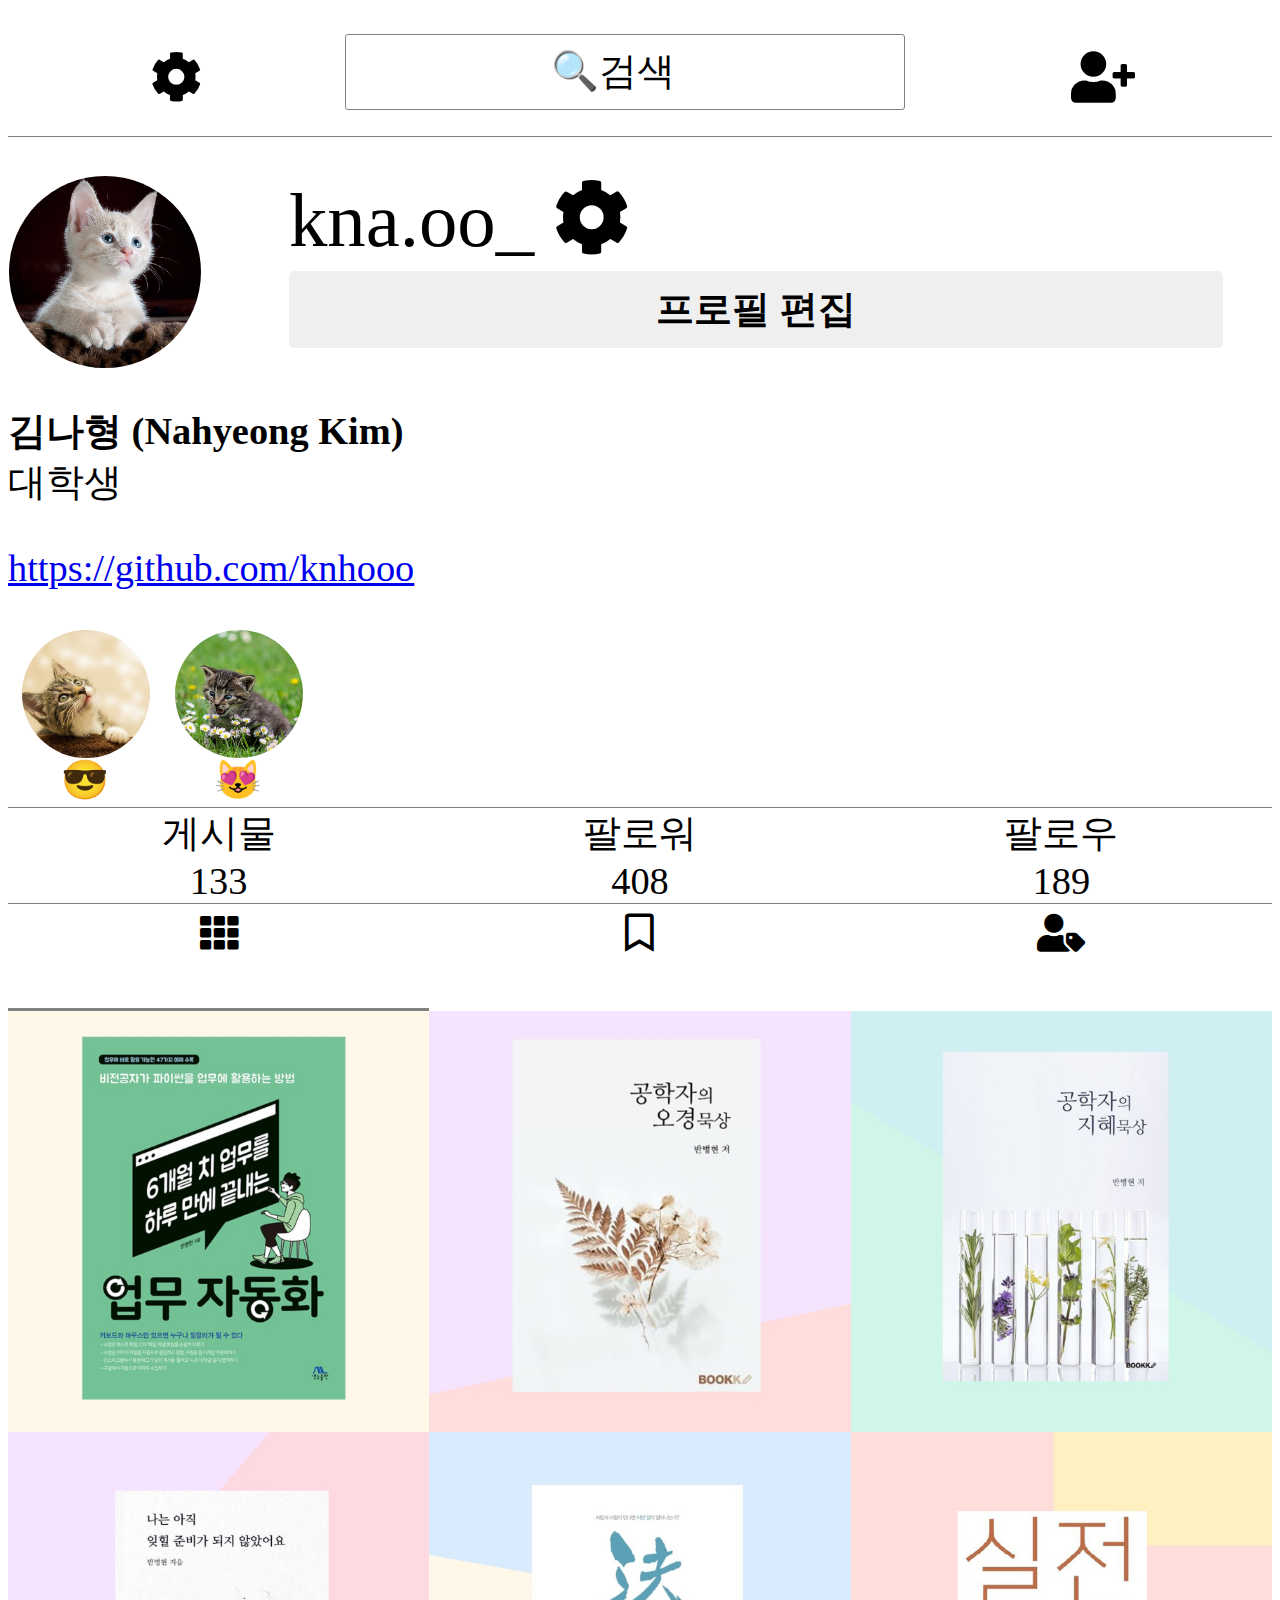
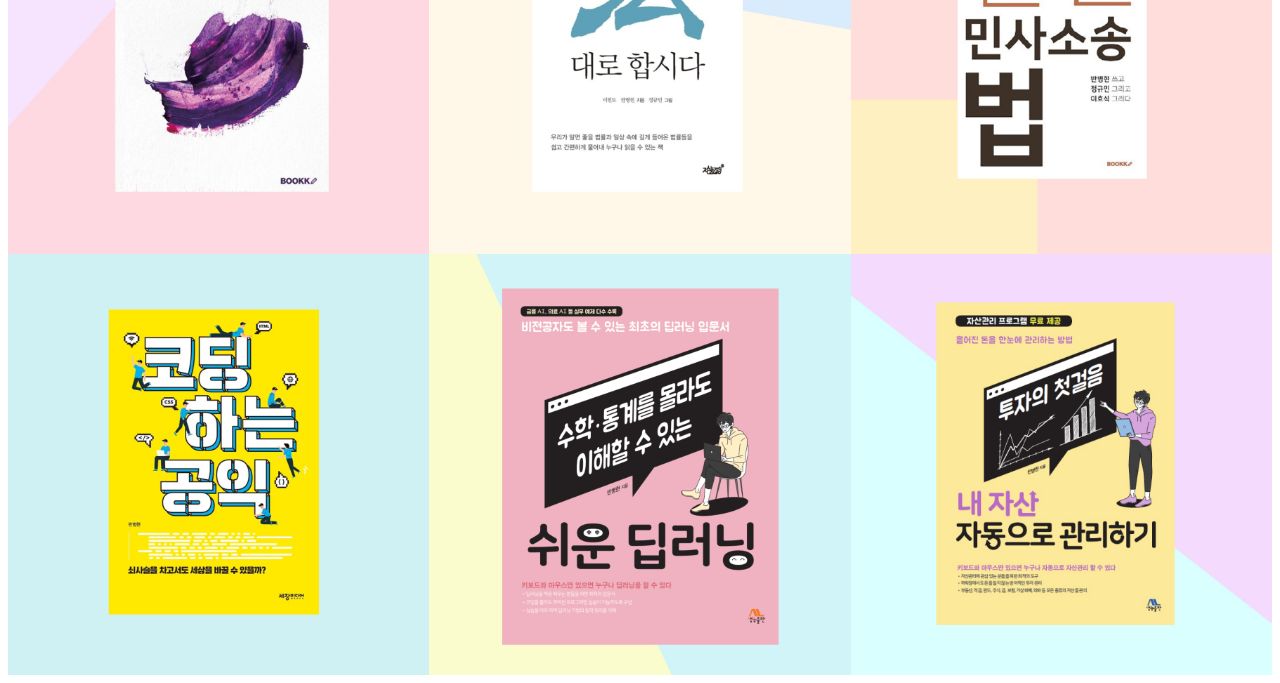
<file: index.html>
<html>
    <head>
        <link href="style.css" rel="stylesheet">
        <link href="https://pro.fontawesome.com/releases/v5.10.0/css/all.css"
        rel="stylesheet"/>
        <script src="script.js"></script>
    </head>
    <body>
        <div id="top">
            <div><i class="fas fa-cog"></i></div>
            <input type="search" value="🔍검색"/>
            <div>
                <i class="fas fa-user-plus"></i>
            </div>
        </div>
        <div id="profile">
            <div id="profile_pic">
                <img class="circle_pic" src="image/profile.jpg"/> 
            </div>
            <div id="profile_info">
                <div id="id">
                    <span>kna.oo_ </span>
                    <i class="fas fa-cog"></i>
                </div>
                <button><strong>프로필 편집</strong></button>
            </div>
        </div>
        <div>
            <p>
                <strong id="userInfo"> 김나형 (Nahyeong Kim)</strong>
                <br/>
                <span id="summary"> 대학생</span>
            </p>
            <p id="profileDetail">
                <a href="https://github.com/knhooo">
                    https://github.com/knhooo
                </a>
            </p>
        </div>
        <div id="highlight_area">
            <div class="highlight">
                <div class="highlight_pic">
                    <img class="circle_pic" src="image/hl 1.jpg" />
                </div>
                <div>
                   😎
                </div>
            </div>
            <div class="highlight">
                <div class="highlight_pic">
                    <img class="circle_pic" src="image/hl 2.jpg" />
                </div>
                <div>
                    😻
                </div>
            </div>
            <div></div>
        </div>
        <div id="stat_bar">
            <div class="stat">
                게시물<br/>
                133
            </div>
            <div class="stat">
                팔로워<br/>
                408
            </div>
            <div class="stat">
                팔로우<br/>
                189
            </div>
        </div>
        <div id="sub_icons">
            <div class="selected">
                <i class="fas fa-th"></i>
            </div>
            <div><i class="far fa-bookmark"></i></div>
            <div><i class="fas fa-user-tag"></i></div>
        </div>
        <div>
            <div class="thumbnail_grid">
                <img src = "image/thumbnails/1.jpg" class="thumbnail"/>
                <img src = "image/thumbnails/2.jpg" class="thumbnail"/>
                <img src = "image/thumbnails/3.jpg" class="thumbnail"/>
            </div>
            <div class="thumbnail_grid">
                <img src = "image/thumbnails/4.jpg" class="thumbnail"/>
                <img src = "image/thumbnails/5.jpg" class="thumbnail"/>
                <img src = "image/thumbnails/6.jpg" class="thumbnail"/>
            </div>
            <div class="thumbnail_grid">
                <img src = "image/thumbnails/7.jpg" class="thumbnail"/>
                <img src = "image/thumbnails/8.jpg" class="thumbnail"/>
                <img src = "image/thumbnails/9.jpg" class="thumbnail"/>
            </div>
        </div>
    </body>
</html>
</file>
<file: style.css>
body{
    font-size : 3vw;
}
.highlight{
    text-align: center;
}

.thumbnail_grid{
    display:grid;
    grid-template-columns: 1fr 1fr 1fr;
}

.thumbnail{
    width: 100%;
}
#stat_bar{
    display:grid;
    grid-template-columns : 1fr 1fr 1fr ;

    border-top: 1px solid gray;
    border-bottom: 1px solid gray;

    margin-bottom:5px;
    margin-top:5px;

}
.stat{
    text-align:center;
}

.circle_pic{
    border: solid white 1px;
    border-radius: 50%;

    width: 100%;
    height: 100%;
    object-fit: cover;
}


.highlight_pic{
    width: 10vw;
    height: 10vw;
    
    margin-left:auto;
    margin-right:auto;
}
#highlight_area{
    display: grid;
    grid-template-columns: 12vw 12vw 1fr;
}
#profile{
    display: grid;
    grid-template-columns: 1fr 3.5fr;
}
#profile_info{
    display:grid;
    grid-template-rows: 1fr 1fr;

    height: 15vw;
}
#profile_pic{
    width: 15vw;
    height: 15vw;
}
#id{
    font-size: 6vw;
    font-weight: 100px;
}
button{
    height: 80%;
    width: 95%;

    font-size: 3vw;
 
    border : solid gray 0px;
    border-radius: 5px;
}
#top{
    display:grid;
    grid-template-columns: 4fr 7fr 4fr;
    height : 10vw;
    min-height :10vw;
    border-bottom: solid gray 0.1px;
    margin-bottom: 3vw;

}
#top img{
    margin-left: auto;
    margin-right: auto;

    height: 100%;
    object-fit: contain;
}
#top input{
    height: 60%;
    width: 95%;

    
    margin-right:auto;
    margin-top:auto;
    margin-bottom: auto;

    text-align: center;
    background-color:rgb(red, green, blue);

    border: solid gray 1px;
    border-radius: 3px;

    font-size:3vw;
    font-weight: 100;

}
i{
    margin-top:5px;
    margin-bottom: 5px;
    font: size 2px;0px;
    color: black;
}
#top i{
    
    font-size :4vw;

}
#top div{
    text-align:center;
    padding-top:3vw;
}
#sub_icons{
    display: grid;
    grid-template-columns: 1fr 1fr 1fr;

    text-align : center;
    font-size : 3vw;

    height: 8vw;
}
.selected{
    border-bottom: solid gray 3px;
}
</file>
